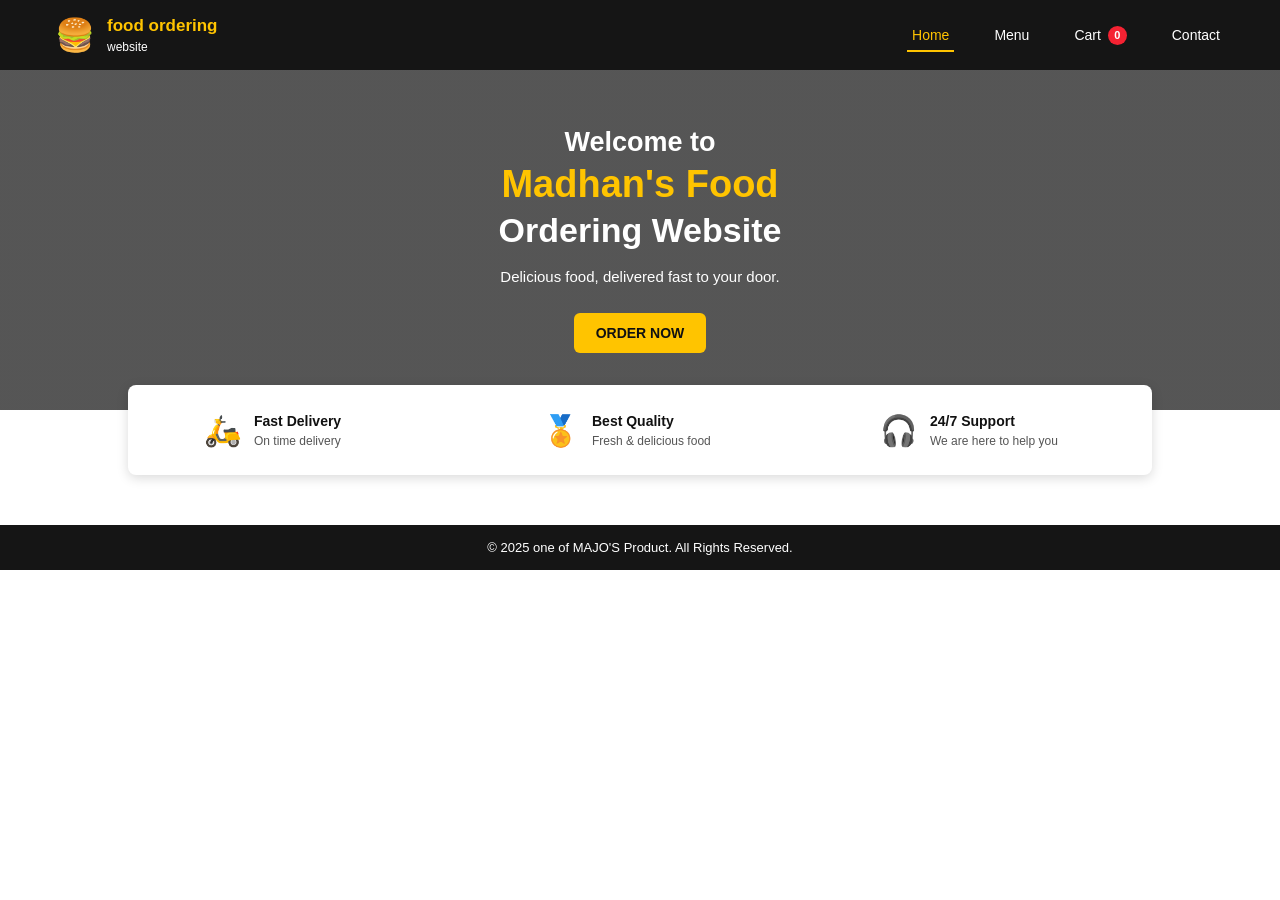
<file: index.html>
<!DOCTYPE html>
<html lang="en">

<head>

    <meta charset="UTF-8">

    <meta name="viewport"
          content="width=device-width, initial-scale=1.0">

    <title>Madhan's Food</title>
    <link rel="stylesheet" href="style.css">

</head>


<body>


    <!-- ================================================= -->
    <!-- BLOCK 1 : NAVBAR -->
    <!-- ================================================= -->

    <header class="navbar">

        <div class="logo-section">

            <div class="logo">
                🍔
            </div>

            <div>

                <h2>food ordering </h2>

                <p> website</p>

            </div>

        </div>


        <nav>

            <a href="index.html"
               class="active">
                Home
            </a>

            <a href="menu.html">
                Menu
            </a>

            <a href="cart.html">

                Cart

                <span id="cartCount">
                    0
                </span>

            </a>

            <a href="contact.html">
                Contact
            </a>

        </nav>

    </header>



    <!-- ================================================= -->
    <!-- BLOCK 2 : HERO -->
    <!-- ================================================= -->

    <section class="hero">

        <div class="hero-content">

            <h3>
                Welcome to
            </h3>

            <h1>
                Madhan's Food
            </h1>

            <h2>
                Ordering Website
            </h2>

            <p>
                Delicious food, delivered fast to your door.
            </p>


            <!-- ORDER NOW BLOCK -->

            <button onclick="orderNow()">
                ORDER NOW
            </button>

        </div>

    </section>



    <!-- ================================================= -->
    <!-- BLOCK 3 : FEATURES -->
    <!-- ================================================= -->

    <section class="features">


        <!-- FAST DELIVERY -->

        <div class="feature">

            <div class="feature-icon">
                🛵
            </div>

            <div>

                <h3>
                    Fast Delivery
                </h3>

                <p>
                    On time delivery
                </p>

            </div>

        </div>



        <!-- BEST QUALITY -->

        <div class="feature">

            <div class="feature-icon">
                🏅
            </div>

            <div>

                <h3>
                    Best Quality
                </h3>

                <p>
                    Fresh & delicious food
                </p>

            </div>

        </div>



        <!-- SUPPORT -->

        <div class="feature">

            <div class="feature-icon">
                🎧
            </div>

            <div>

                <h3>
                    24/7 Support
                </h3>

                <p>
                    We are here to help you
                </p>

            </div>

        </div>


    </section>



    <!-- ================================================= -->
    <!-- BLOCK 4 : FOOTER -->
    <!-- ================================================= -->

    <footer>

        © 2025 one of MAJO'S Product.
        All Rights Reserved.

    </footer>



    <!-- ================================================= -->
    <!-- BLOCK 5 : JAVASCRIPT -->
    <!-- ================================================= -->

    <script>


        // ================= CART BLOCK =================

        let cartCount =
            localStorage.getItem("cartCount");


        if (cartCount === null) {

            cartCount = 0;

        }


        cartCount = Number(cartCount);


        document.getElementById("cartCount").innerHTML =
            cartCount;



        // ================= ORDER NOW BLOCK =================

        function orderNow() {

            window.location.href = "menu.html";

        }


    </script>

</body>

</html>
</file>
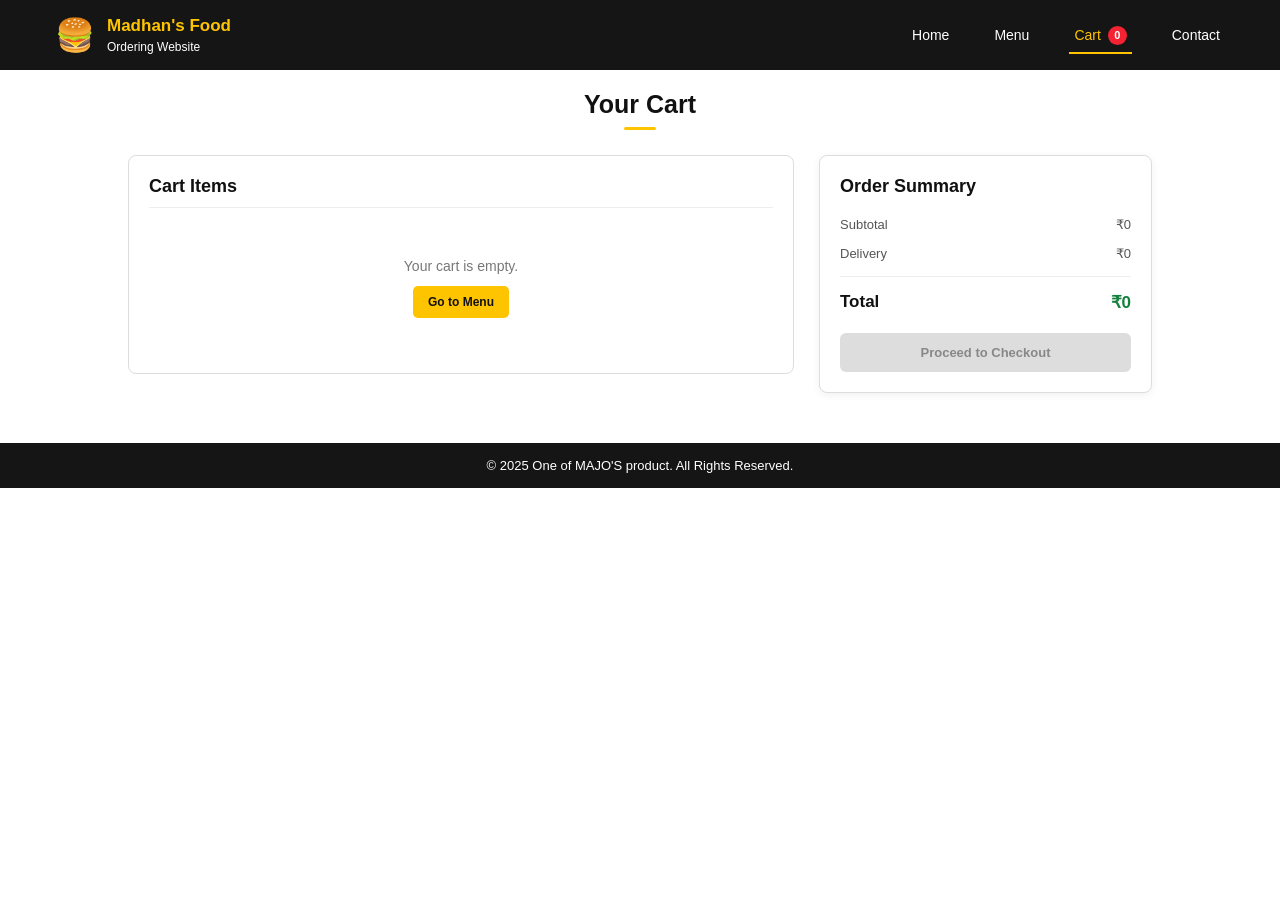
<file: cart.html>
<!DOCTYPE html>
<html lang="en">

<head>

    <meta charset="UTF-8">

    <meta name="viewport"
          content="width=device-width, initial-scale=1.0">

    <title>Madhan's Food - Cart</title>

    <!-- Separate CSS -->
    <link rel="stylesheet" href="style.css">

</head>


<body>


    <!-- =====================================================
         BLOCK 1 : NAVBAR
         ===================================================== -->

    <header class="navbar">


        <!-- Logo -->

        <div class="logo-section">

            <div class="logo">
                🍔
            </div>

            <div>

                <h2>
                    Madhan's Food
                </h2>

                <p>
                    Ordering Website
                </p>

            </div>

        </div>


        <!-- Navigation -->

        <nav>

            <a href="index.html">
                Home
            </a>

            <a href="menu.html">
                Menu
            </a>

            <a href="cart.html" class="active">

                Cart

                <span id="cartCount">
                    0
                </span>

            </a>

            <a href="contact.html">
                Contact
            </a>

        </nav>

    </header>



    <!-- =====================================================
         BLOCK 2 : CART HEADING
         ===================================================== -->

    <section class="cart-header">

        <h1>
            Your Cart
        </h1>

        <div class="yellow-line"></div>

    </section>



    <!-- =====================================================
         BLOCK 3 : MAIN CART AREA
         ===================================================== -->

    <main class="cart-container">


        <!-- =================================================
             CART ITEMS
             ================================================= -->

        <section class="cart-items">

            <h2>
                Cart Items
            </h2>


            <!-- Items will be created by JavaScript -->

            <div id="cartItems">

                <!-- JavaScript will put products here -->

            </div>


            <!-- Empty cart message -->

            <div id="emptyCart">

                <p>
                    Your cart is empty.
                </p>

                <a href="menu.html">
                    Go to Menu
                </a>

            </div>

        </section>



        <!-- =================================================
             BLOCK 4 : ORDER SUMMARY
             ================================================= -->

        <section class="order-summary">

            <h2>
                Order Summary
            </h2>


            <!-- Subtotal -->

            <div class="summary-row">

                <span>
                    Subtotal
                </span>

                <span id="subtotal">
                    ₹0
                </span>

            </div>


            <!-- Delivery -->

            <div class="summary-row">

                <span>
                    Delivery
                </span>

                <span id="delivery">
                    ₹40
                </span>

            </div>


            <!-- Line -->

            <hr>


            <!-- Total -->

            <div class="total-row">

                <span>
                    Total
                </span>

                <span id="total">
                    ₹0
                </span>

            </div>


            <!-- Checkout Button -->

            <button
                id="checkoutButton"
                onclick="proceedToCheckout()">

                Proceed to Checkout

            </button>

        </section>

    </main>



    <!-- =====================================================
         BLOCK 5 : FOOTER
         ===================================================== -->

    <footer>

        © 2025 One of MAJO'S product.
        All Rights Reserved.

    </footer>



    <!-- =====================================================
         BLOCK 6 : JAVASCRIPT
         ===================================================== -->

    <script>


        // =================================================
        // GET CART FROM LOCAL STORAGE
        // =================================================

        let cart =
            JSON.parse(localStorage.getItem("cart")) || [];



        // =================================================
        // DISPLAY CART
        // =================================================

        function displayCart() {


            // Get cart container

            let cartItems =
                document.getElementById("cartItems");


            // Clear old content

            cartItems.innerHTML = "";


            // If cart is empty

            if (cart.length === 0) {

                document.getElementById("emptyCart").style.display =
                    "block";

                document.getElementById("checkoutButton").disabled =
                    true;

            }

            else {

                document.getElementById("emptyCart").style.display =
                    "none";

                document.getElementById("checkoutButton").disabled =
                    false;

            }


            // Create every cart item

            cart.forEach(function(item, index) {


                let itemTotal =
                    item.price * item.quantity;


                cartItems.innerHTML += `

                    <div class="cart-item">

                        <div class="item-info">

                            <h3>
                                ${item.name}
                            </h3>

                            <p>
                                ₹${item.price} each
                            </p>

                        </div>


                        <div class="quantity">

                            <button
                                onclick="decreaseQuantity(${index})">
                                −
                            </button>


                            <span>
                                ${item.quantity}
                            </span>


                            <button
                                onclick="increaseQuantity(${index})">
                                +
                            </button>

                        </div>


                        <div class="item-total">

                            ₹${itemTotal}

                        </div>


                        <button
                            class="remove-button"
                            onclick="removeItem(${index})">

                            Remove

                        </button>

                    </div>

                `;

            });


            calculateTotal();

        }



        // =================================================
        // INCREASE QUANTITY
        // =================================================

        function increaseQuantity(index) {

            cart[index].quantity =
                cart[index].quantity + 1;


            saveCart();

        }



        // =================================================
        // DECREASE QUANTITY
        // =================================================

        function decreaseQuantity(index) {


            if (cart[index].quantity > 1) {

                cart[index].quantity =
                    cart[index].quantity - 1;

            }

            else {

                cart.splice(index, 1);

            }


            saveCart();

        }



        // =================================================
        // REMOVE ITEM
        // =================================================

        function removeItem(index) {

            cart.splice(index, 1);

            saveCart();

        }



        // =================================================
        // SAVE CART
        // =================================================

        function saveCart() {

            localStorage.setItem(
                "cart",
                JSON.stringify(cart)
            );


            displayCart();

        }



        // =================================================
        // CALCULATE TOTAL
        // =================================================

        function calculateTotal() {


            let subtotal = 0;


            cart.forEach(function(item) {

                subtotal =
                    subtotal +
                    (item.price * item.quantity);

            });


            let delivery = 40;


            // If cart is empty, delivery is zero

            if (cart.length === 0) {

                delivery = 0;

            }


            let total =
                subtotal + delivery;


            document.getElementById("subtotal").innerHTML =
                "₹" + subtotal;


            document.getElementById("delivery").innerHTML =
                "₹" + delivery;


            document.getElementById("total").innerHTML =
                "₹" + total;


            // Update cart number

            let count = 0;


            cart.forEach(function(item) {

                count =
                    count + item.quantity;

            });


            document.getElementById("cartCount").innerHTML =
                count;

        }



        // =================================================
        // PROCEED TO CHECKOUT
        // =================================================

        function proceedToCheckout() {

            if (cart.length === 0) {

                alert("Your cart is empty!");

                return;

            }


            window.location.href =
                "checkout.html";

        }



        // =================================================
        // DISPLAY CART WHEN PAGE LOADS
        // =================================================

        displayCart();


    </script>

</body>

</html>
</file>
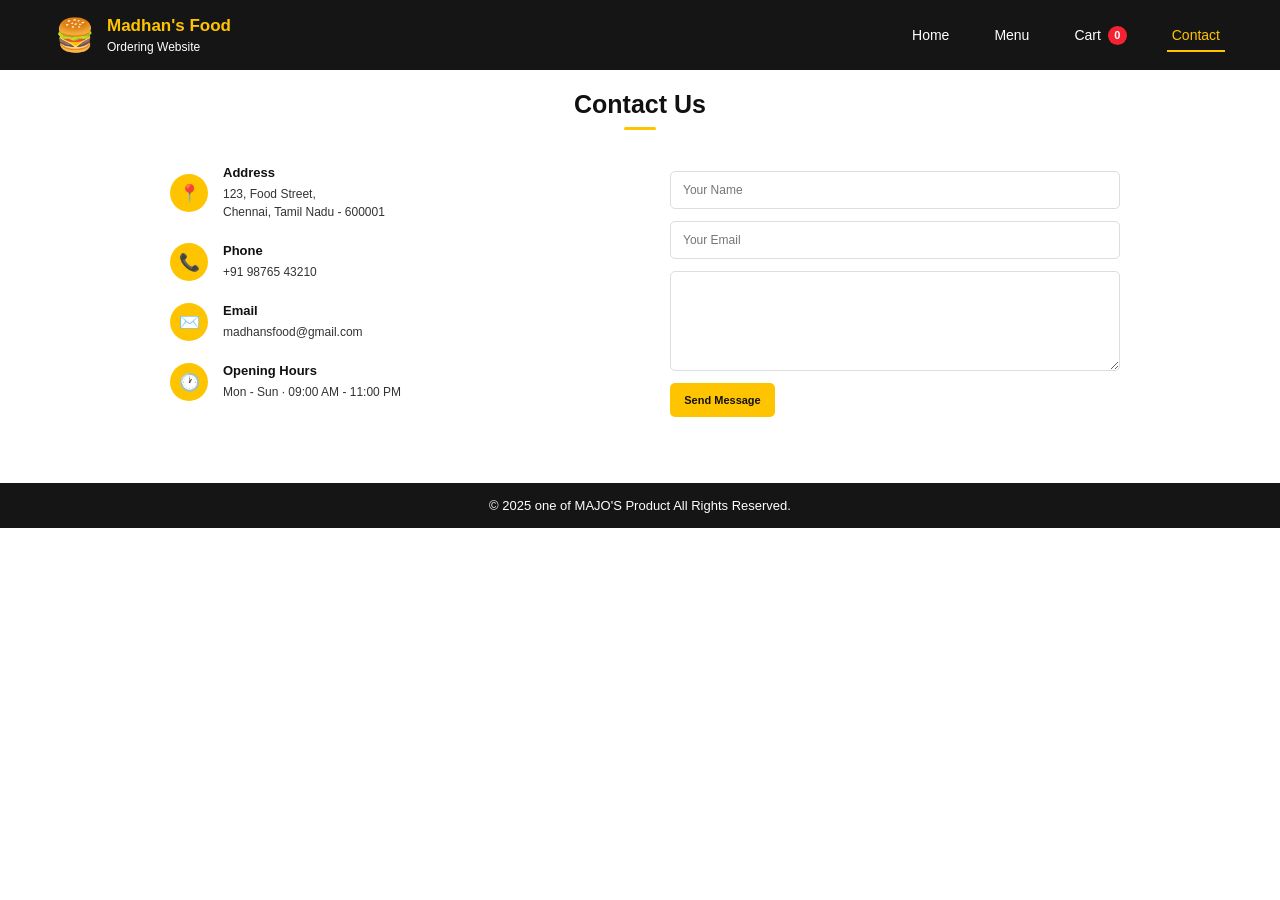
<file: contact.html>
<!DOCTYPE html>
<html lang="en">

<head>

    <!-- =====================================================
         BASIC HTML SETTINGS
         ===================================================== -->

    <meta charset="UTF-8">

    <meta name="viewport"
          content="width=device-width, initial-scale=1.0">

    <title>Madhan's Food - Contact</title>


    <!-- =====================================================
         COMMON CSS FILE
         ===================================================== -->

    <link rel="stylesheet" href="style.css">

</head>


<body>


    <!-- =====================================================
         BLOCK 1 : NAVBAR
         ===================================================== -->

    <header class="navbar">


        <!-- Logo and Website Name -->

        <div class="logo-section">

            <div class="logo">
                🍔
            </div>


            <div>

                <h2>
                    Madhan's Food
                </h2>

                <p>
                    Ordering Website
                </p>

            </div>

        </div>


        <!-- Navigation -->

        <nav>

            <a href="index.html">
                Home
            </a>


            <a href="menu.html">
                Menu
            </a>


            <a href="cart.html">

                Cart

                <span id="cartCount">
                    0
                </span>

            </a>


            <a href="contact.html"
               class="active">

                Contact

            </a>

        </nav>

    </header>



    <!-- =====================================================
         BLOCK 2 : CONTACT HEADING
         ===================================================== -->

    <section class="contact-header">

        <h1>
            Contact Us
        </h1>


        <div class="yellow-line"></div>

    </section>



    <!-- =====================================================
         BLOCK 3 : CONTACT CONTENT
         ===================================================== -->

    <main class="contact-container">


        <!-- =================================================
             LEFT SIDE : CONTACT INFORMATION
             ================================================= -->

        <section class="contact-info">


            <!-- Address -->

            <div class="contact-item">

                <div class="contact-icon">
                    📍
                </div>


                <div>

                    <h3>
                        Address
                    </h3>

                    <p>
                        123, Food Street,<br>
                        Chennai, Tamil Nadu - 600001
                    </p>

                </div>

            </div>



            <!-- Phone -->

            <div class="contact-item">

                <div class="contact-icon">
                    📞
                </div>


                <div>

                    <h3>
                        Phone
                    </h3>

                    <p>
                        +91 98765 43210
                    </p>

                </div>

            </div>



            <!-- Email -->

            <div class="contact-item">

                <div class="contact-icon">
                    ✉️
                </div>


                <div>

                    <h3>
                        Email
                    </h3>

                    <p>
                        madhansfood@gmail.com
                    </p>

                </div>

            </div>



            <!-- Opening Hours -->

            <div class="contact-item">

                <div class="contact-icon">
                    🕐
                </div>


                <div>

                    <h3>
                        Opening Hours
                    </h3>

                    <p>
                        Mon - Sun · 09:00 AM - 11:00 PM
                    </p>

                </div>

            </div>


        </section>



        <!-- =================================================
             BLOCK 4 : CONTACT FORM
             ================================================= -->

        <section class="contact-form">


            <!-- Name -->

            <input
                type="text"
                id="name"
                placeholder="Your Name"
            >


            <!-- Email -->

            <input
                type="email"
                id="email"
                placeholder="Your Email"
            >


            <!-- Message -->

            <textarea
                id="message"
                placeholder="Your Message">
            </textarea>


            <!-- Send Button -->

            <button
                type="button"
                onclick="sendMessage()">

                Send Message

            </button>

        </section>

    </main>



    <!-- =====================================================
         BLOCK 5 : FOOTER
         ===================================================== -->

    <footer>

        © 2025 one of MAJO'S Product
        All Rights Reserved.

    </footer>



    <!-- =====================================================
         BLOCK 6 : JAVASCRIPT
         ===================================================== -->

    <script>


        // =================================================
        // CART COUNT
        // =================================================

        let cartCount =
            localStorage.getItem("cartCount");


        // If cart count doesn't exist

        if (cartCount === null) {

            cartCount = 0;

        }


        // Convert to number

        cartCount = Number(cartCount);


        // Display cart count

        document.getElementById("cartCount").innerHTML =
            cartCount;



        // =================================================
        // SEND MESSAGE
        // =================================================

        function sendMessage() {


            // Get name

            let name =
                document.getElementById("name").value;


            // Get email

            let email =
                document.getElementById("email").value;


            // Get message

            let message =
                document.getElementById("message").value;


            // Check empty fields

            if (
                name === "" ||
                email === "" ||
                message === ""
            ) {

                alert("Please fill all fields.");

                return;

            }


            // Show success message

            alert(
                "Thank you " +
                name +
                "! Your message has been sent."
            );


            // Clear form

            document.getElementById("name").value = "";

            document.getElementById("email").value = "";

            document.getElementById("message").value = "";

        }

    </script>


</body>

</html>
</file>
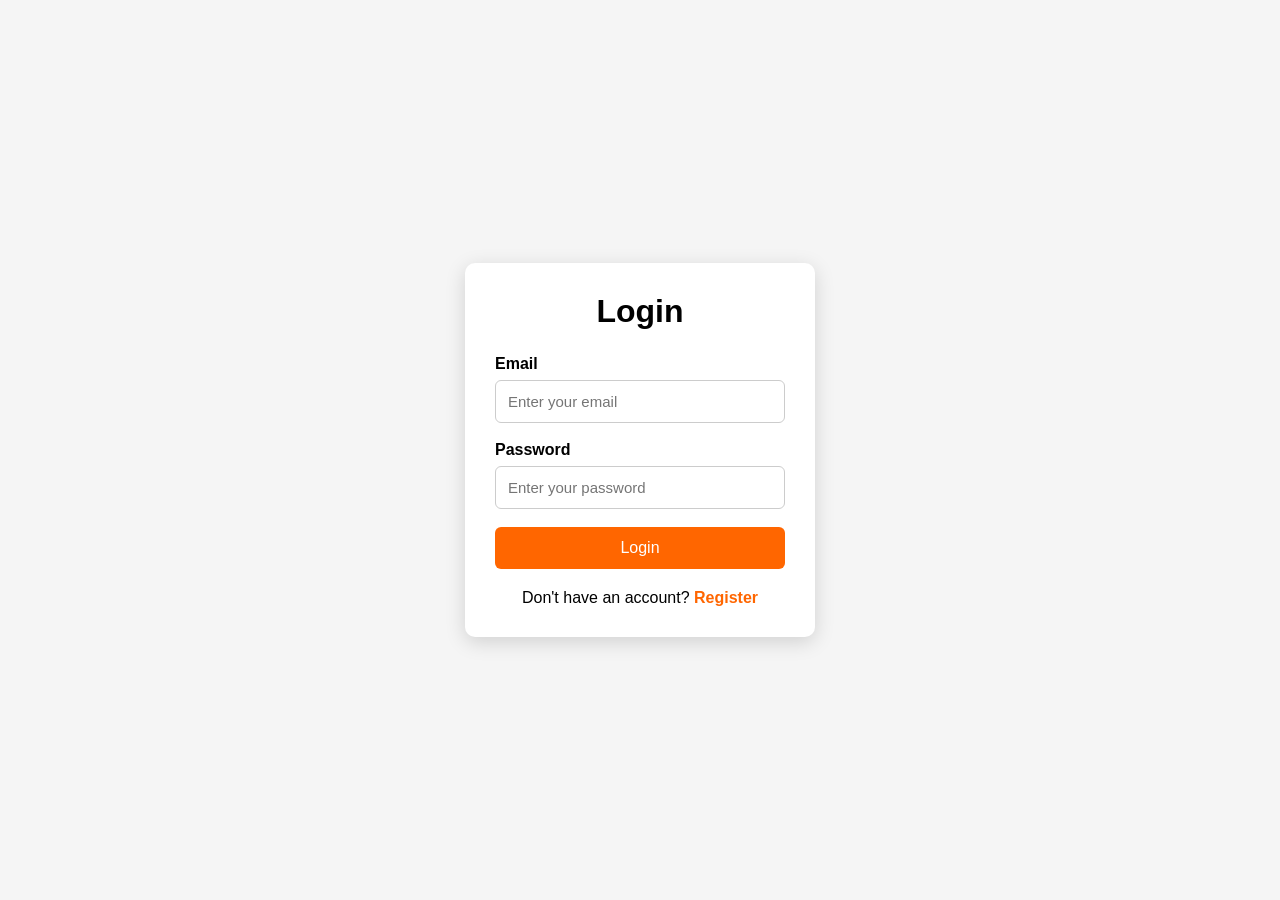
<file: templates/login.html>
<!DOCTYPE html>
<html lang="en">
<head>
    <meta charset="UTF-8">
    <meta name="viewport" content="width=device-width, initial-scale=1.0">

    <title>Login - Food Order</title>

    <style>
        * {
            margin: 0;
            padding: 0;
            box-sizing: border-box;
            font-family: Arial, sans-serif;
        }

        body {
            min-height: 100vh;
            display: flex;
            justify-content: center;
            align-items: center;
            background: #f5f5f5;
        }

        .login-container {
            width: 350px;
            background: white;
            padding: 30px;
            border-radius: 10px;
            box-shadow: 0 5px 20px rgba(0, 0, 0, 0.15);
        }

        .login-container h1 {
            text-align: center;
            margin-bottom: 25px;
        }

        .form-group {
            margin-bottom: 18px;
        }

        .form-group label {
            display: block;
            margin-bottom: 7px;
            font-weight: bold;
        }

        .form-group input {
            width: 100%;
            padding: 12px;
            border: 1px solid #ccc;
            border-radius: 6px;
            font-size: 15px;
        }

        .form-group input:focus {
            outline: none;
            border-color: #ff6600;
        }

        .login-btn {
            width: 100%;
            padding: 12px;
            border: none;
            border-radius: 6px;
            background: #ff6600;
            color: white;
            font-size: 16px;
            cursor: pointer;
        }

        .login-btn:hover {
            background: #e65c00;
        }

        .register-link {
            text-align: center;
            margin-top: 20px;
        }

        .register-link a {
            color: #ff6600;
            text-decoration: none;
            font-weight: bold;
        }

        .register-link a:hover {
            text-decoration: underline;
        }
    </style>
</head>

<body>

    <div class="login-container">

        <h1>Login</h1>

        <form action="/login" method="POST">

            <div class="form-group">
                <label for="email">Email</label>

                <input
                    type="email"
                    id="email"
                    name="email"
                    placeholder="Enter your email"
                    required
                >
            </div>

            <div class="form-group">
                <label for="password">Password</label>

                <input
                    type="password"
                    id="password"
                    name="password"
                    placeholder="Enter your password"
                    required
                >
            </div>

            <button type="submit" class="login-btn">
                Login
            </button>

        </form>

        <div class="register-link">
            Don't have an account?
            <a href="register.html">Register</a>
        </div>

    </div>

</body>
</html>
</file>
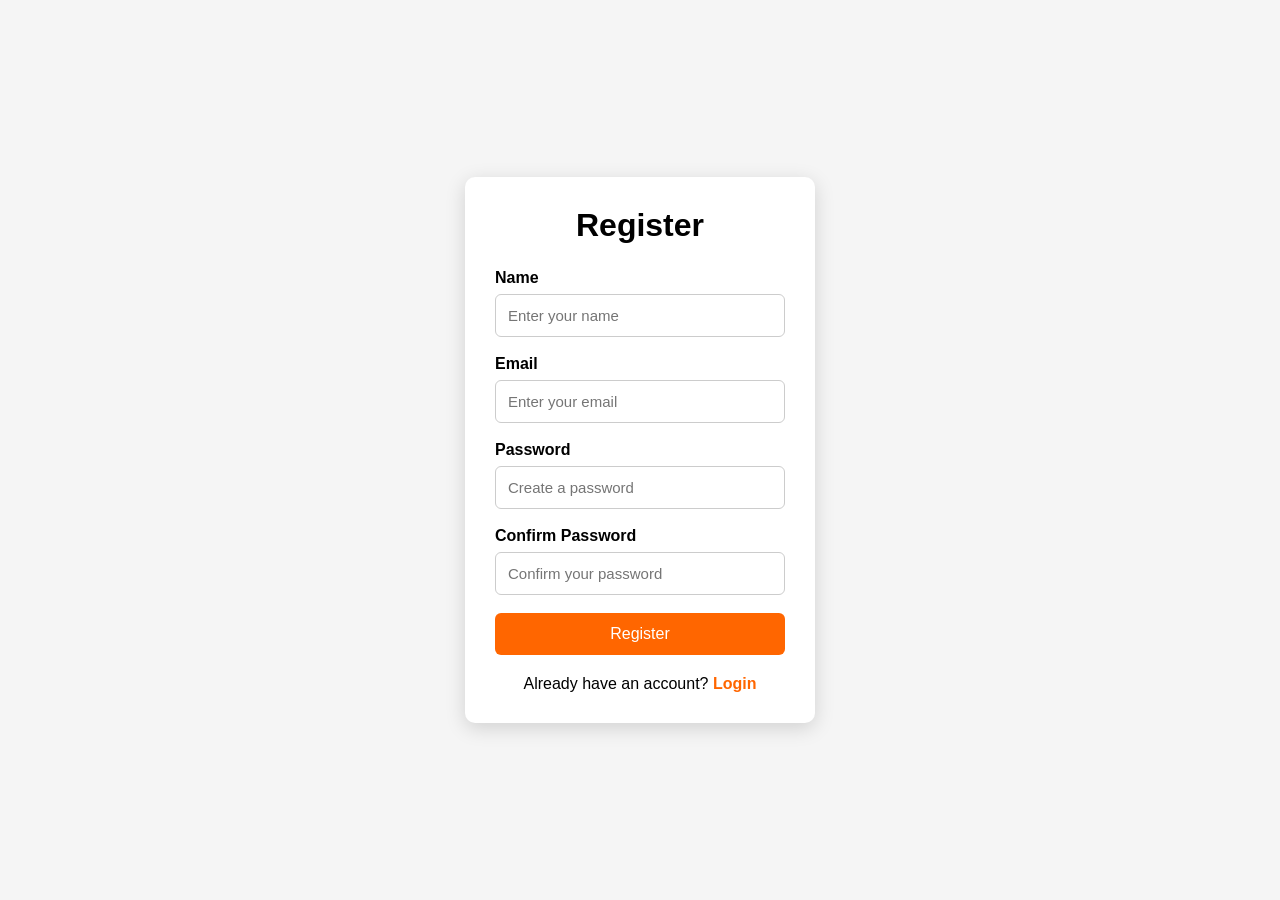
<file: templates/register.html>
<!DOCTYPE html>
<html lang="en">
<head>
    <meta charset="UTF-8">
    <meta name="viewport" content="width=device-width, initial-scale=1.0">

    <title>Register - Food Order</title>

    <style>
        * {
            margin: 0;
            padding: 0;
            box-sizing: border-box;
            font-family: Arial, sans-serif;
        }

        body {
            min-height: 100vh;
            display: flex;
            justify-content: center;
            align-items: center;
            background: #f5f5f5;
        }

        .register-container {
            width: 350px;
            background: white;
            padding: 30px;
            border-radius: 10px;
            box-shadow: 0 5px 20px rgba(0, 0, 0, 0.15);
        }

        .register-container h1 {
            text-align: center;
            margin-bottom: 25px;
        }

        .form-group {
            margin-bottom: 18px;
        }

        .form-group label {
            display: block;
            margin-bottom: 7px;
            font-weight: bold;
        }

        .form-group input {
            width: 100%;
            padding: 12px;
            border: 1px solid #ccc;
            border-radius: 6px;
            font-size: 15px;
        }

        .form-group input:focus {
            outline: none;
            border-color: #ff6600;
        }

        .register-btn {
            width: 100%;
            padding: 12px;
            border: none;
            border-radius: 6px;
            background: #ff6600;
            color: white;
            font-size: 16px;
            cursor: pointer;
        }

        .register-btn:hover {
            background: #e65c00;
        }

        .login-link {
            text-align: center;
            margin-top: 20px;
        }

        .login-link a {
            color: #ff6600;
            text-decoration: none;
            font-weight: bold;
        }

        .login-link a:hover {
            text-decoration: underline;
        }
    </style>
</head>

<body>

    <div class="register-container">

        <h1>Register</h1>

        <form action="/register" method="POST">

            <div class="form-group">
                <label for="name">Name</label>

                <input
                    type="text"
                    id="name"
                    name="name"
                    placeholder="Enter your name"
                    required
                >
            </div>

            <div class="form-group">
                <label for="email">Email</label>

                <input
                    type="email"
                    id="email"
                    name="email"
                    placeholder="Enter your email"
                    required
                >
            </div>

            <div class="form-group">
                <label for="password">Password</label>

                <input
                    type="password"
                    id="password"
                    name="password"
                    placeholder="Create a password"
                    minlength="6"
                    required
                >
            </div>

            <div class="form-group">
                <label for="confirm_password">Confirm Password</label>

                <input
                    type="password"
                    id="confirm_password"
                    name="confirm_password"
                    placeholder="Confirm your password"
                    minlength="6"
                    required
                >
            </div>

            <button type="submit" class="register-btn">
                Register
            </button>

        </form>

        <div class="login-link">
            Already have an account?
            <a href="login.html">Login</a>
        </div>

    </div>

</body>
</html>
</file>
<file: style.css>
/* =====================================================
   GENERAL / RESET
   ===================================================== */

* {
    margin: 0;
    padding: 0;
    box-sizing: border-box;
}

body {
    font-family: Arial, Helvetica, sans-serif;
    background-color: #ffffff;
    color: #111111;
}


/* =====================================================
   NAVBAR BLOCK
   ===================================================== */

.navbar {
    height: 70px;

    background-color: #151515;

    display: flex;
    align-items: center;
    justify-content: space-between;

    padding: 0 55px;

    color: white;
}


/* ---------- Logo Section ---------- */

.logo-section {
    display: flex;
    align-items: center;
    gap: 12px;
}


/* Burger Logo */

.logo {
    font-size: 32px;
    line-height: 1;
}


/* Website Name */

.logo-section h2 {
    color: #ffc400;

    font-size: 17px;

    margin-bottom: 4px;
}


/* Website Subtitle */

.logo-section p {
    color: white;

    font-size: 12px;
}


/* ---------- Navigation ---------- */

nav {
    display: flex;
    align-items: center;

    gap: 35px;
}


nav a {
    position: relative;

    color: white;

    text-decoration: none;

    font-size: 14px;

    padding: 25px 5px;

    transition: 0.3s;
}


/* Hover */

nav a:hover {
    color: #ffc400;
}


/* Active Home */

nav a.active {
    color: #ffc400;
}


/* Yellow line below Home */

nav a.active::after {
    content: "";

    position: absolute;

    bottom: 16px;
    left: 0;

    width: 100%;
    height: 2px;

    background-color: #ffc400;
}


/* =====================================================
   CART COUNT BLOCK
   ===================================================== */

#cartCount {

    display: inline-flex;

    align-items: center;
    justify-content: center;

    width: 19px;
    height: 19px;

    margin-left: 3px;

    background-color: #f52232;

    color: white;

    border-radius: 50%;

    font-size: 11px;

    font-weight: bold;
}


/* =====================================================
   HERO BLOCK
   ===================================================== */

.hero {

    min-height: 340px;

    display: flex;

    align-items: center;

    justify-content: center;

    text-align: center;

    color: white;

    position: relative;

    background-image:
        linear-gradient(
            rgba(20, 20, 20, 0.72),
            rgba(20, 20, 20, 0.72)
        ),
        url("https://images.unsplash.com/photo-1504674900247-0877df9cc836");

    background-size: cover;

    background-position: center;

    background-repeat: no-repeat;
}


/* ---------- Hero Content ---------- */

.hero-content {

    width: 100%;

    max-width: 700px;

    padding: 30px 20px;
}


/* Welcome Text */

.hero h3 {

    font-size: 27px;

    font-weight: bold;

    margin-bottom: 5px;
}


/* Madhan's Food */

.hero h1 {

    color: #ffc400;

    font-size: 38px;

    font-weight: bold;

    margin-bottom: 5px;
}


/* Ordering Website */

.hero h2 {

    color: white;

    font-size: 34px;

    font-weight: bold;

    margin-bottom: 18px;
}


/* Description */

.hero p {

    color: white;

    font-size: 15px;

    margin-bottom: 28px;
}


/* =====================================================
   ORDER NOW BUTTON BLOCK
   ===================================================== */

.hero button {

    background-color: #ffc400;

    color: #111111;

    border: none;

    padding: 12px 22px;

    border-radius: 6px;

    font-size: 14px;

    font-weight: bold;

    cursor: pointer;

    transition: all 0.3s ease;
}


/* Button Hover */

.hero button:hover {

    background-color: #e5aa00;

    transform: scale(1.05);
}


/* Button Click */

.hero button:active {

    transform: scale(0.98);
}


/* =====================================================
   FEATURES BLOCK
   ===================================================== */

.features {

    width: 80%;

    min-height: 90px;

    margin: -25px auto 50px;

    background-color: white;

    display: flex;

    align-items: center;

    justify-content: space-around;

    gap: 30px;

    padding: 25px 20px;

    border-radius: 8px;

    position: relative;

    z-index: 2;

    box-shadow:
        0 3px 12px rgba(0, 0, 0, 0.15);
}


/* ---------- Individual Feature ---------- */

.feature {

    display: flex;

    align-items: center;

    gap: 12px;

    min-width: 200px;
}


/* Feature Icon */

.feature-icon {

    font-size: 30px;

    width: 40px;

    text-align: center;
}


/* Feature Heading */

.feature h3 {

    font-size: 14px;

    font-weight: bold;

    margin-bottom: 5px;
}


/* Feature Description */

.feature p {

    font-size: 12px;

    color: #555555;
}


/* =====================================================
   FOOTER BLOCK
   ===================================================== */

footer {

    background-color: #151515;

    color: white;

    text-align: center;

    padding: 15px;

    font-size: 13px;

    width: 100%;
}


/* =====================================================
   MOBILE RESPONSIVE DESIGN
   ===================================================== */

@media (max-width: 700px) {


    /* ---------- Navbar ---------- */

    .navbar {

        height: auto;

        min-height: 70px;

        padding: 12px 15px;

        flex-direction: column;

        gap: 10px;
    }


    /* ---------- Logo ---------- */

    .logo-section {

        width: 100%;

        justify-content: center;
    }


    /* ---------- Navigation ---------- */

    nav {

        width: 100%;

        justify-content: center;

        gap: 15px;
    }


    nav a {

        font-size: 12px;

        padding: 10px 3px;
    }


    nav a.active::after {

        bottom: 4px;
    }


    /* ---------- Hero ---------- */

    .hero {

        min-height: 380px;
    }


    .hero-content {

        padding: 20px;
    }


    .hero h3 {

        font-size: 23px;
    }


    .hero h1 {

        font-size: 30px;
    }


    .hero h2 {

        font-size: 26px;
    }


    .hero p {

        font-size: 14px;
    }


    /* ---------- Features ---------- */

    .features {

        width: 90%;

        margin-top: -20px;

        flex-direction: column;

        align-items: flex-start;

        gap: 20px;

        padding: 25px;
    }


    .feature {

        width: 100%;
    }


    /* ---------- Footer ---------- */

    footer {

        font-size: 11px;
    }
}


/* =====================================================
   SMALL MOBILE DEVICES
   ===================================================== */

@media (max-width: 400px) {


    .logo-section h2 {

        font-size: 15px;
    }


    .logo-section p {

        font-size: 10px;
    }


    nav {

        gap: 8px;
    }


    nav a {

        font-size: 11px;
    }


    .hero h3 {

        font-size: 20px;
    }


    .hero h1 {

        font-size: 27px;
    }


    .hero h2 {

        font-size: 23px;
    }


    .hero p {

        font-size: 13px;
    }


    .hero button {

        padding: 11px 18px;

        font-size: 13px;
    }


    .features {

        width: 92%;
    }
}
/* =====================================================
   GENERAL
   ===================================================== */

* {
    margin: 0;
    padding: 0;
    box-sizing: border-box;
}

body {
    font-family: Arial, Helvetica, sans-serif;
    background-color: #ffffff;
    color: #111111;
}


/* =====================================================
   BLOCK 1 : NAVBAR
   ===================================================== */

.navbar {
    height: 70px;

    background-color: #151515;

    display: flex;
    align-items: center;
    justify-content: space-between;

    padding: 0 55px;

    color: white;
}


/* ---------- Logo Section ---------- */

.logo-section {
    display: flex;
    align-items: center;
    gap: 12px;
}


/* Burger Logo */

.logo {
    font-size: 32px;
    line-height: 1;
}


/* Website Name */

.logo-section h2 {
    color: #ffc400;

    font-size: 17px;

    margin-bottom: 4px;
}


/* Website Subtitle */

.logo-section p {
    color: white;

    font-size: 12px;
}


/* ---------- Navigation ---------- */

nav {
    display: flex;
    align-items: center;

    gap: 35px;
}


nav a {
    position: relative;

    color: white;

    text-decoration: none;

    font-size: 14px;

    padding: 25px 5px;

    transition: 0.3s;
}


/* Navigation Hover */

nav a:hover {
    color: #ffc400;
}


/* Active Menu */

nav a.active {
    color: #ffc400;
}


/* Yellow line below active page */

nav a.active::after {
    content: "";

    position: absolute;

    bottom: 16px;
    left: 0;

    width: 100%;
    height: 2px;

    background-color: #ffc400;
}


/* =====================================================
   BLOCK 2 : CART COUNT
   ===================================================== */

#cartCount {
    display: inline-flex;

    align-items: center;
    justify-content: center;

    width: 19px;
    height: 19px;

    margin-left: 3px;

    background-color: #f52232;

    color: white;

    border-radius: 50%;

    font-size: 11px;

    font-weight: bold;
}


/* =====================================================
   BLOCK 3 : MENU HEADING
   ===================================================== */

.menu-header {
    text-align: center;

    padding-top: 18px;
    padding-bottom: 8px;
}


.menu-header h1 {
    font-size: 25px;

    font-weight: bold;

    margin-bottom: 8px;
}


/* Yellow line */

.yellow-line {
    width: 32px;
    height: 3px;

    background-color: #ffc400;

    margin: auto;

    border-radius: 5px;
}


/* =====================================================
   BLOCK 4 : SEARCH + CATEGORY
   ===================================================== */

.filters {
    display: flex;

    justify-content: center;
    align-items: center;

    gap: 15px;

    margin: 10px auto 15px;
}


/* ---------- Search Box ---------- */

.search-box {
    width: 220px;
    height: 32px;

    border: 1px solid #dddddd;

    border-radius: 5px;

    display: flex;

    align-items: center;

    padding: 0 10px;

    background-color: white;
}


.search-box input {
    width: 100%;

    border: none;

    outline: none;

    font-size: 11px;
}


.search-box span {
    font-size: 13px;
}


/* ---------- Category Dropdown ---------- */

#categoryFilter {
    width: 150px;
    height: 32px;

    padding: 0 8px;

    border: 1px solid #dddddd;

    border-radius: 5px;

    background-color: white;

    outline: none;

    font-size: 11px;

    cursor: pointer;
}


/* =====================================================
   BLOCK 5 : FOOD CONTAINER
   ===================================================== */

.food-container {
    width: 80%;

    margin: 0 auto 40px;

    display: grid;

    grid-template-columns:
        repeat(4, 1fr);

    gap: 14px;
}


/* =====================================================
   BLOCK 6 : FOOD CARD
   ===================================================== */

.food-card {
    min-height: 170px;

    background-color: white;

    border: 1px solid #dddddd;

    border-radius: 7px;

    padding: 7px;

    text-align: center;

    box-shadow:
        0 2px 7px rgba(0, 0, 0, 0.08);

    transition: 0.3s;
}


/* Card Hover */

.food-card:hover {
    transform: translateY(-3px);

    box-shadow:
        0 5px 15px rgba(0, 0, 0, 0.12);
}


/* =====================================================
   BLOCK 7 : FOOD IMAGE
   ===================================================== */

.food-card img {
    width: 100%;

    height: 78px;

    object-fit: cover;

    border-radius: 5px;

    margin-bottom: 5px;
}


/* =====================================================
   BLOCK 8 : FOOD NAME
   ===================================================== */

.food-card h2 {
    font-size: 13px;

    margin-bottom: 5px;

    color: #111111;
}


/* =====================================================
   BLOCK 9 : PRICE
   ===================================================== */

.price {
    color: #15803d;

    font-size: 14px;

    font-weight: bold;

    margin-bottom: 8px;
}


/* =====================================================
   BLOCK 10 : ADD TO CART BUTTON
   ===================================================== */

.food-card button {
    background-color: #ffc400;

    color: #111111;

    border: none;

    border-radius: 5px;

    padding: 7px 13px;

    font-size: 11px;

    font-weight: bold;

    cursor: pointer;

    transition: 0.3s;
}


/* Button Hover */

.food-card button:hover {
    background-color: #e5aa00;

    transform: scale(1.04);
}


/* Button Click */

.food-card button:active {
    transform: scale(0.97);
}


/* =====================================================
   BLOCK 11 : FOOTER
   ===================================================== */

footer {
    background-color: #151515;

    color: white;

    text-align: center;

    padding: 15px;

    font-size: 13px;

    width: 100%;
}


/* =====================================================
   BLOCK 12 : TABLET
   ===================================================== */

@media (max-width: 900px) {

    .food-container {
        width: 90%;

        grid-template-columns:
            repeat(3, 1fr);
    }

}


/* =====================================================
   BLOCK 13 : MOBILE
   ===================================================== */

@media (max-width: 700px) {

    /* Navbar */

    .navbar {
        height: auto;

        padding: 12px 15px;

        flex-direction: column;

        gap: 10px;
    }


    /* Logo */

    .logo-section {
        width: 100%;

        justify-content: center;
    }


    /* Navigation */

    nav {
        width: 100%;

        justify-content: center;

        gap: 15px;
    }


    nav a {
        font-size: 12px;

        padding: 10px 3px;
    }


    nav a.active::after {
        bottom: 4px;
    }


    /* Search and Category */

    .filters {
        flex-direction: column;

        gap: 8px;
    }


    .search-box {
        width: 250px;
    }


    #categoryFilter {
        width: 250px;
    }


    /* Food Cards */

    .food-container {
        width: 90%;

        grid-template-columns:
            repeat(2, 1fr);

        gap: 12px;
    }

}


/* =====================================================
   BLOCK 14 : SMALL MOBILE
   ===================================================== */

@media (max-width: 400px) {

    .food-container {
        grid-template-columns: 1fr;
    }


    nav {
        gap: 8px;
    }


    nav a {
        font-size: 11px;
    }


    .menu-header h1 {
        font-size: 22px;
    }


    .search-box {
        width: 90%;
    }


    #categoryFilter {
        width: 90%;
    }

}
/* =====================================================
   GENERAL
   ===================================================== */

* {
    margin: 0;
    padding: 0;
    box-sizing: border-box;
}

body {

    font-family: Arial, Helvetica, sans-serif;

    background-color: #ffffff;

    color: #111111;
}


/* =====================================================
   BLOCK 1 : NAVBAR
   ===================================================== */

.navbar {

    height: 70px;

    background-color: #151515;

    display: flex;

    align-items: center;

    justify-content: space-between;

    padding: 0 55px;

    color: white;
}


/* Logo */

.logo-section {

    display: flex;

    align-items: center;

    gap: 12px;
}


.logo {

    font-size: 32px;

    line-height: 1;
}


.logo-section h2 {

    color: #ffc400;

    font-size: 17px;

    margin-bottom: 4px;
}


.logo-section p {

    color: white;

    font-size: 12px;
}


/* Navigation */

nav {

    display: flex;

    align-items: center;

    gap: 35px;
}


nav a {

    position: relative;

    color: white;

    text-decoration: none;

    font-size: 14px;

    padding: 25px 5px;

    transition: 0.3s;
}


nav a:hover {

    color: #ffc400;
}


/* Active Cart */

nav a.active {

    color: #ffc400;
}


nav a.active::after {

    content: "";

    position: absolute;

    bottom: 16px;

    left: 0;

    width: 100%;

    height: 2px;

    background-color: #ffc400;
}


/* =====================================================
   CART COUNT
   ===================================================== */

#cartCount {

    display: inline-flex;

    align-items: center;

    justify-content: center;

    width: 19px;

    height: 19px;

    margin-left: 3px;

    background-color: #f52232;

    color: white;

    border-radius: 50%;

    font-size: 11px;

    font-weight: bold;
}


/* =====================================================
   BLOCK 2 : CART HEADER
   ===================================================== */

.cart-header {

    text-align: center;

    padding-top: 20px;

    padding-bottom: 15px;
}


.cart-header h1 {

    font-size: 25px;

    margin-bottom: 8px;
}


.yellow-line {

    width: 32px;

    height: 3px;

    background-color: #ffc400;

    margin: auto;

    border-radius: 5px;
}


/* =====================================================
   BLOCK 3 : CART CONTAINER
   ===================================================== */

.cart-container {

    width: 80%;

    margin: 10px auto 50px;

    display: grid;

    grid-template-columns: 2fr 1fr;

    gap: 25px;

    align-items: start;
}


/* =====================================================
   CART ITEMS
   ===================================================== */

.cart-items {

    background-color: white;

    border: 1px solid #dddddd;

    border-radius: 8px;

    padding: 20px;
}


.cart-items > h2 {

    font-size: 18px;

    margin-bottom: 15px;

    padding-bottom: 10px;

    border-bottom: 1px solid #eeeeee;
}


/* =====================================================
   INDIVIDUAL CART ITEM
   ===================================================== */

.cart-item {

    display: grid;

    grid-template-columns: 1.5fr auto auto auto;

    align-items: center;

    gap: 15px;

    padding: 15px 0;

    border-bottom: 1px solid #eeeeee;
}


.item-info h3 {

    font-size: 14px;

    margin-bottom: 5px;
}


.item-info p {

    font-size: 12px;

    color: #777777;
}


/* =====================================================
   QUANTITY
   ===================================================== */

.quantity {

    display: flex;

    align-items: center;

    gap: 8px;
}


.quantity button {

    width: 27px;

    height: 27px;

    border: 1px solid #dddddd;

    background-color: white;

    border-radius: 4px;

    font-size: 17px;

    cursor: pointer;
}


.quantity button:hover {

    background-color: #ffc400;
}


.quantity span {

    min-width: 20px;

    text-align: center;

    font-size: 14px;

    font-weight: bold;
}


/* =====================================================
   ITEM TOTAL
   ===================================================== */

.item-total {

    font-size: 14px;

    font-weight: bold;

    color: #15803d;

    min-width: 60px;

    text-align: right;
}


/* =====================================================
   REMOVE BUTTON
   ===================================================== */

.remove-button {

    border: none;

    background-color: transparent;

    color: #e11d48;

    font-size: 12px;

    cursor: pointer;
}


.remove-button:hover {

    text-decoration: underline;
}


/* =====================================================
   EMPTY CART
   ===================================================== */

#emptyCart {

    display: none;

    text-align: center;

    padding: 35px 10px;

    color: #777777;
}


#emptyCart p {

    margin-bottom: 12px;

    font-size: 14px;
}


#emptyCart a {

    display: inline-block;

    text-decoration: none;

    background-color: #ffc400;

    color: #111111;

    padding: 9px 15px;

    border-radius: 5px;

    font-size: 12px;

    font-weight: bold;
}


/* =====================================================
   BLOCK 4 : ORDER SUMMARY
   ===================================================== */

.order-summary {

    background-color: white;

    border: 1px solid #dddddd;

    border-radius: 8px;

    padding: 20px;

    box-shadow:
        0 2px 8px rgba(0, 0, 0, 0.06);
}


.order-summary h2 {

    font-size: 18px;

    margin-bottom: 20px;
}


/* Summary rows */

.summary-row {

    display: flex;

    justify-content: space-between;

    margin-bottom: 14px;

    font-size: 13px;

    color: #555555;
}


/* Horizontal line */

.order-summary hr {

    border: none;

    border-top: 1px solid #eeeeee;

    margin: 15px 0;
}


/* Total */

.total-row {

    display: flex;

    justify-content: space-between;

    font-size: 17px;

    font-weight: bold;

    margin-bottom: 20px;
}


.total-row span:last-child {

    color: #15803d;
}


/* =====================================================
   CHECKOUT BUTTON
   ===================================================== */

#checkoutButton {

    width: 100%;

    padding: 12px;

    border: none;

    border-radius: 6px;

    background-color: #ffc400;

    color: #111111;

    font-size: 13px;

    font-weight: bold;

    cursor: pointer;

    transition: 0.3s;
}


#checkoutButton:hover {

    background-color: #e5aa00;
}


#checkoutButton:disabled {

    background-color: #dddddd;

    color: #888888;

    cursor: not-allowed;
}


/* =====================================================
   BLOCK 5 : FOOTER
   ===================================================== */

footer {

    background-color: #151515;

    color: white;

    text-align: center;

    padding: 15px;

    font-size: 13px;

    width: 100%;
}


/* =====================================================
   TABLET
   ===================================================== */

@media (max-width: 900px) {

    .cart-container {

        width: 90%;

        grid-template-columns: 1fr;
    }

}


/* =====================================================
   MOBILE
   ===================================================== */

@media (max-width: 700px) {

    .navbar {

        height: auto;

        padding: 12px 15px;

        flex-direction: column;

        gap: 10px;
    }


    .logo-section {

        width: 100%;

        justify-content: center;
    }


    nav {

        width: 100%;

        justify-content: center;

        gap: 15px;
    }


    nav a {

        font-size: 12px;

        padding: 10px 3px;
    }


    nav a.active::after {

        bottom: 4px;
    }


    .cart-container {

        width: 92%;

        grid-template-columns: 1fr;

    }


    .cart-item {

        grid-template-columns: 1fr auto;

        gap: 10px;
    }


    .item-total {

        text-align: left;
    }


    .remove-button {

        text-align: left;
    }

}


/* =====================================================
   SMALL MOBILE
   ===================================================== */

@media (max-width: 400px) {

    nav {

        gap: 8px;
    }


    nav a {

        font-size: 11px;
    }


    .cart-items {

        padding: 15px;
    }


    .order-summary {

        padding: 15px;
    }

}
/* =====================================================
   CONTACT PAGE
   ===================================================== */


/* =====================================================
   BLOCK 1 : CONTACT HEADER
   ===================================================== */

.contact-header {
    text-align: center;

    padding-top: 20px;
    padding-bottom: 15px;
}

.contact-header h1 {
    font-size: 25px;

    font-weight: bold;

    margin-bottom: 8px;
}


/* Yellow line under heading */

.yellow-line {
    width: 32px;

    height: 3px;

    background-color: #ffc400;

    margin: 0 auto;

    border-radius: 5px;
}


/* =====================================================
   BLOCK 2 : CONTACT CONTAINER
   ===================================================== */

.contact-container {
    width: 75%;

    margin: 10px auto 50px;

    display: grid;

    grid-template-columns: 1fr 1fr;

    gap: 60px;

    align-items: center;
}


/* =====================================================
   BLOCK 3 : CONTACT INFORMATION
   ===================================================== */

.contact-info {
    padding: 10px;
}


/* Individual contact item */

.contact-item {
    display: flex;

    align-items: center;

    gap: 15px;

    margin-bottom: 22px;
}


/* =====================================================
   BLOCK 4 : CONTACT ICON
   ===================================================== */

.contact-icon {
    width: 38px;

    height: 38px;

    min-width: 38px;

    display: flex;

    align-items: center;

    justify-content: center;

    background-color: #ffc400;

    border-radius: 50%;

    font-size: 17px;
}


/* =====================================================
   BLOCK 5 : CONTACT TEXT
   ===================================================== */

.contact-item h3 {
    font-size: 13px;

    margin-bottom: 5px;

    color: #111111;
}


.contact-item p {
    font-size: 12px;

    line-height: 1.5;

    color: #333333;
}


/* =====================================================
   BLOCK 6 : CONTACT FORM
   ===================================================== */

.contact-form {
    display: flex;

    flex-direction: column;

    gap: 12px;
}


/* Input fields */

.contact-form input {
    width: 100%;

    height: 38px;

    padding: 0 12px;

    border: 1px solid #dddddd;

    border-radius: 5px;

    outline: none;

    font-size: 12px;

    font-family: Arial, Helvetica, sans-serif;
}


/* Input focus */

.contact-form input:focus {
    border-color: #ffc400;
}


/* =====================================================
   BLOCK 7 : MESSAGE BOX
   ===================================================== */

.contact-form textarea {
    width: 100%;

    height: 100px;

    padding: 12px;

    border: 1px solid #dddddd;

    border-radius: 5px;

    outline: none;

    resize: vertical;

    font-size: 12px;

    font-family: Arial, Helvetica, sans-serif;
}


/* Textarea focus */

.contact-form textarea:focus {
    border-color: #ffc400;
}


/* =====================================================
   BLOCK 8 : SEND MESSAGE BUTTON
   ===================================================== */

.contact-form button {
    width: 105px;

    height: 34px;

    border: none;

    border-radius: 5px;

    background-color: #ffc400;

    color: #111111;

    font-size: 11px;

    font-weight: bold;

    cursor: pointer;

    transition: 0.3s;
}


.contact-form button:hover {
    background-color: #e5aa00;

    transform: translateY(-1px);
}


.contact-form button:active {
    transform: scale(0.97);
}


/* =====================================================
   BLOCK 9 : CONTACT PAGE FOOTER
   ===================================================== */

footer {
    background-color: #151515;

    color: white;

    text-align: center;

    padding: 15px;

    font-size: 13px;

    width: 100%;
}


/* =====================================================
   BLOCK 10 : TABLET
   ===================================================== */

@media (max-width: 900px) {

    .contact-container {
        width: 85%;

        gap: 30px;
    }

}


/* =====================================================
   BLOCK 11 : MOBILE
   ===================================================== */

@media (max-width: 700px) {

    .contact-container {
        width: 90%;

        grid-template-columns: 1fr;

        gap: 25px;

        margin-bottom: 30px;
    }


    .contact-info {
        padding: 0;
    }


    .contact-item {
        margin-bottom: 18px;
    }


    .contact-form {
        width: 100%;
    }

}


/* =====================================================
   BLOCK 12 : SMALL MOBILE
   ===================================================== */

@media (max-width: 400px) {

    .contact-header h1 {
        font-size: 22px;
    }


    .contact-icon {
        width: 34px;

        height: 34px;

        min-width: 34px;

        font-size: 15px;
    }


    .contact-item h3 {
        font-size: 12px;
    }


    .contact-item p {
        font-size: 11px;
    }

}
</file>
